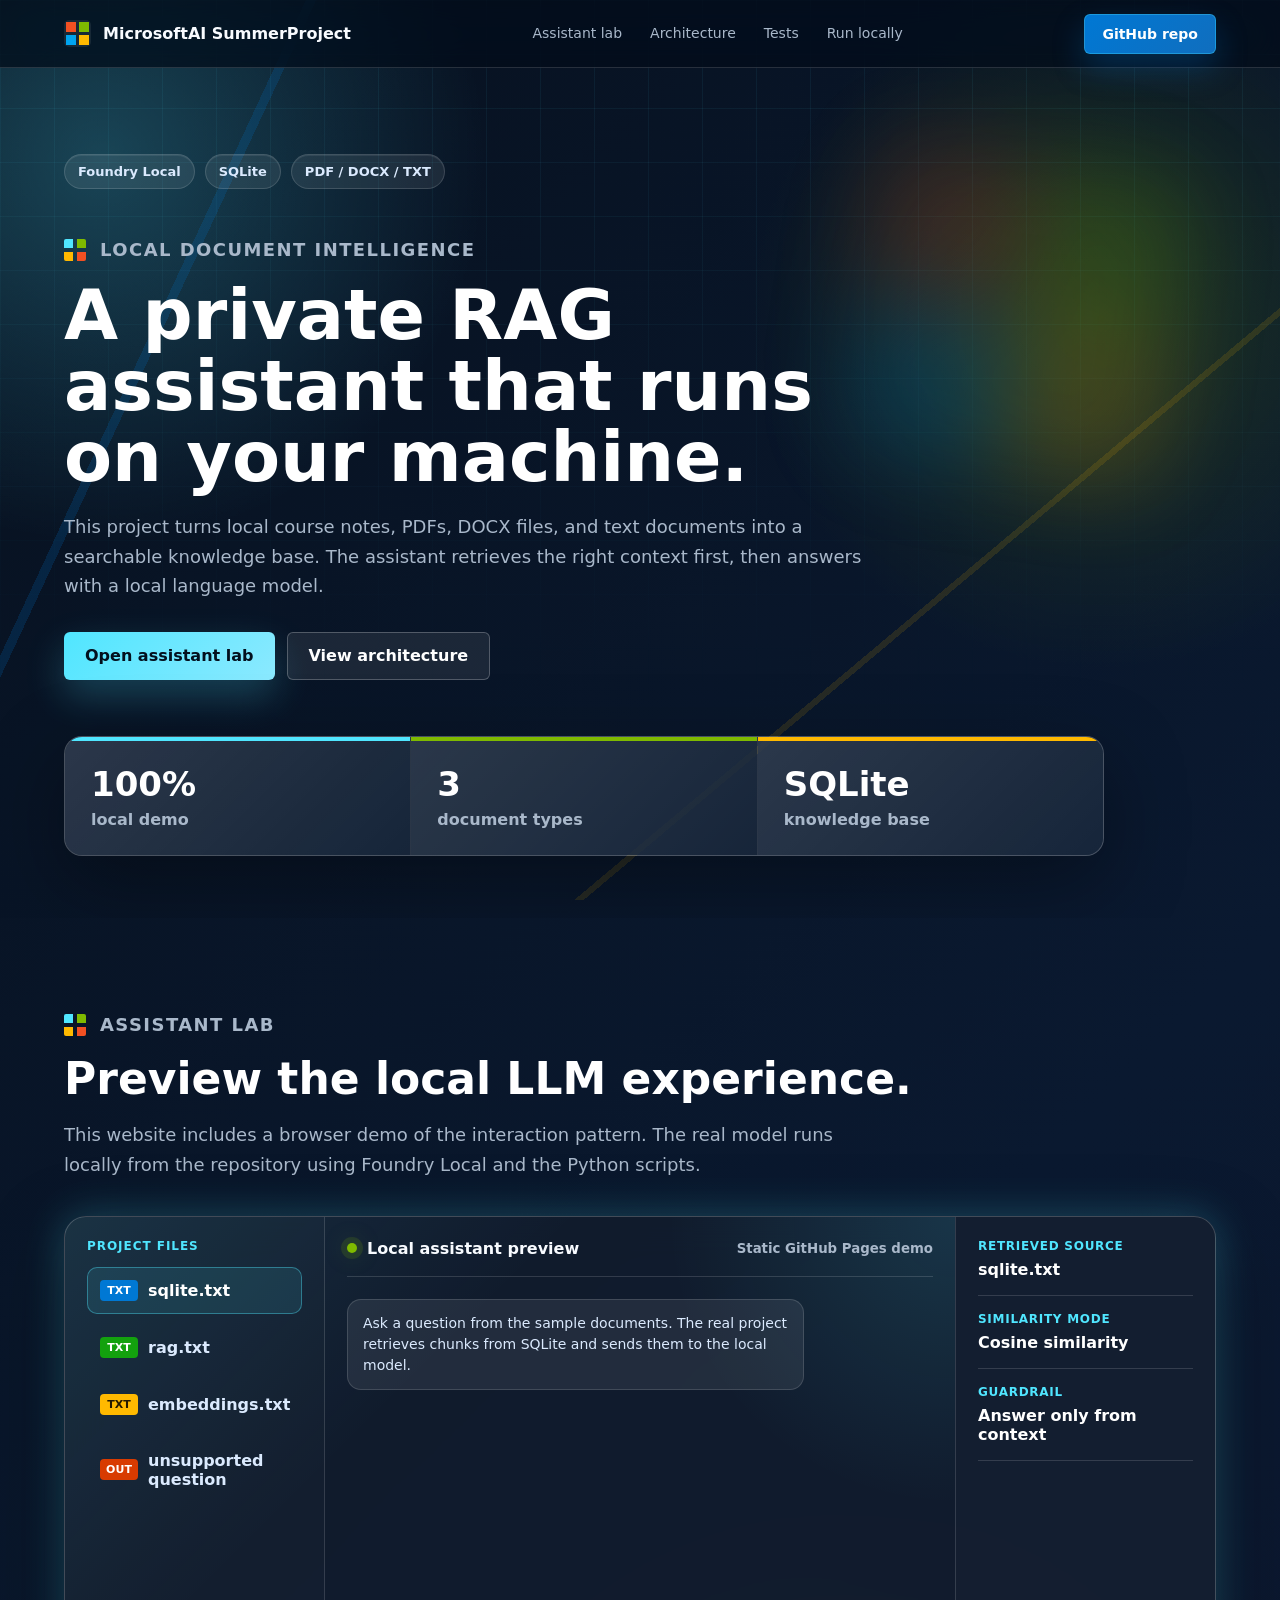
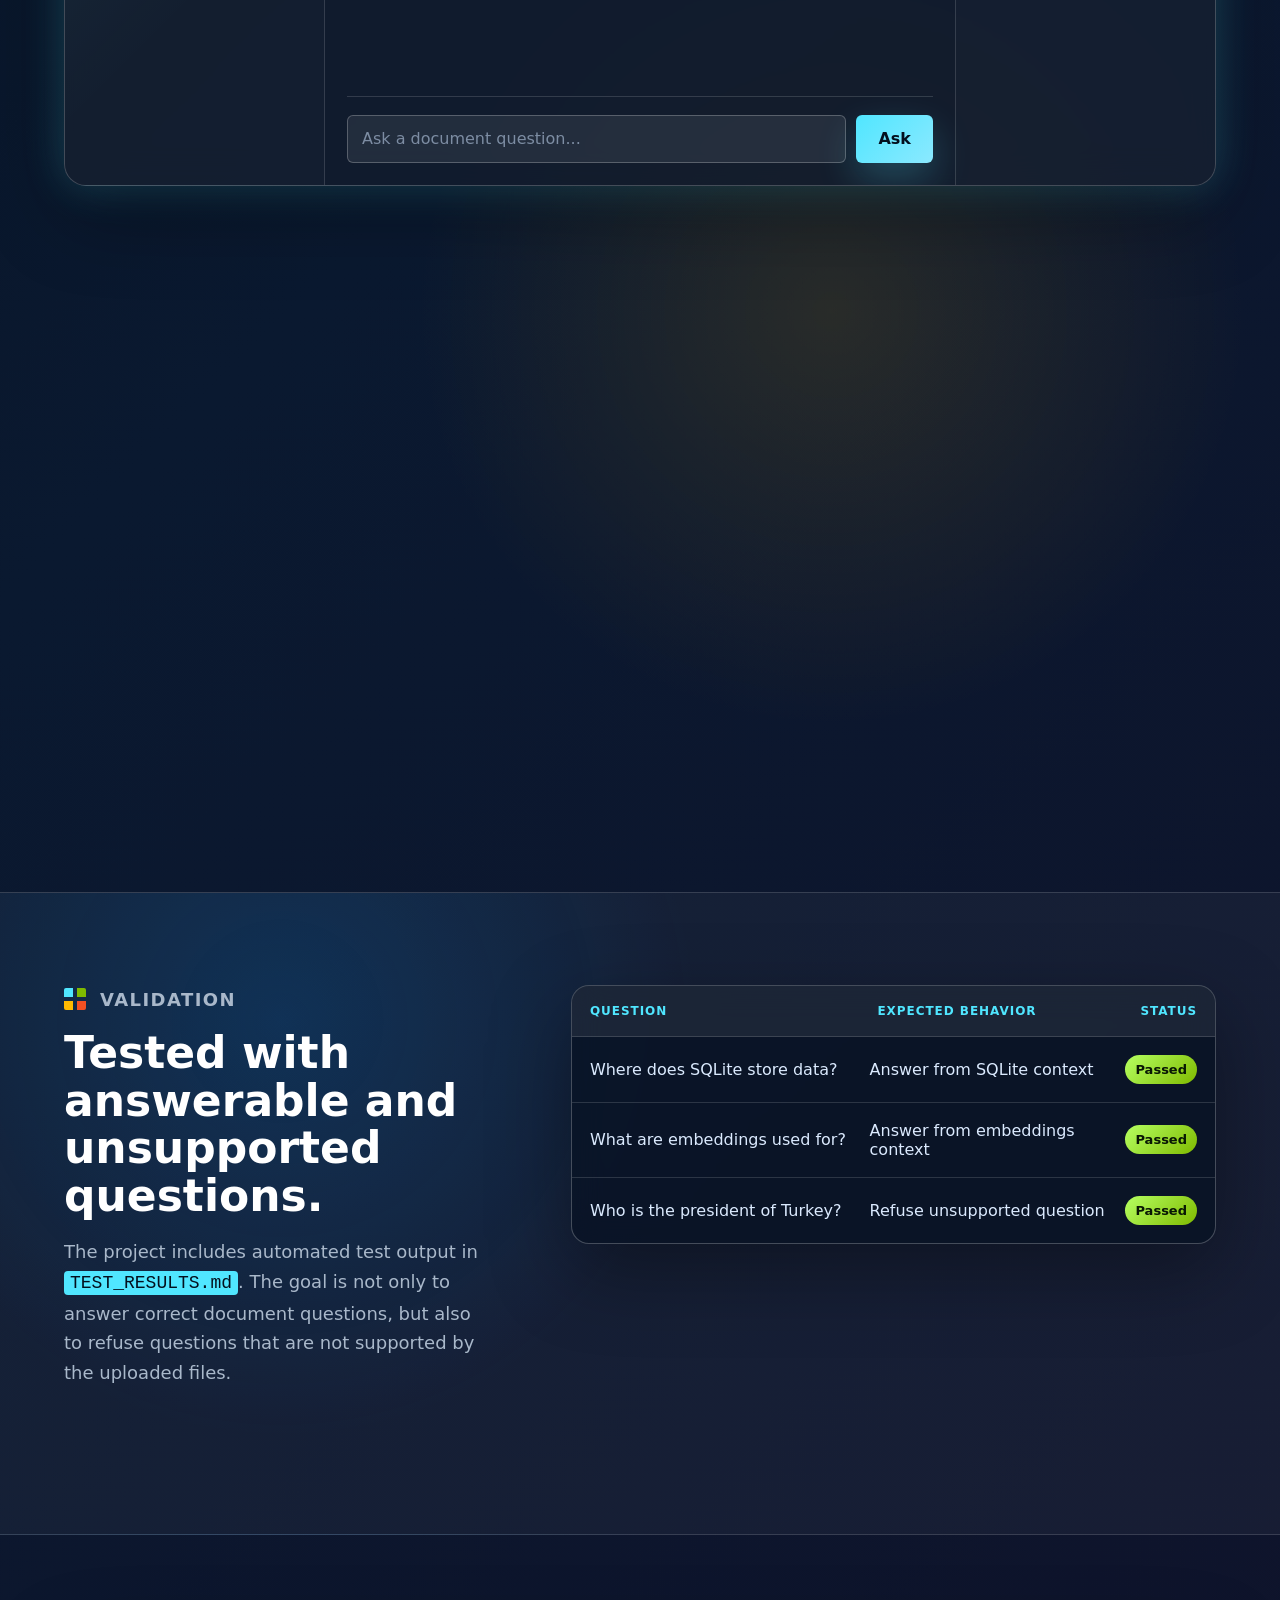
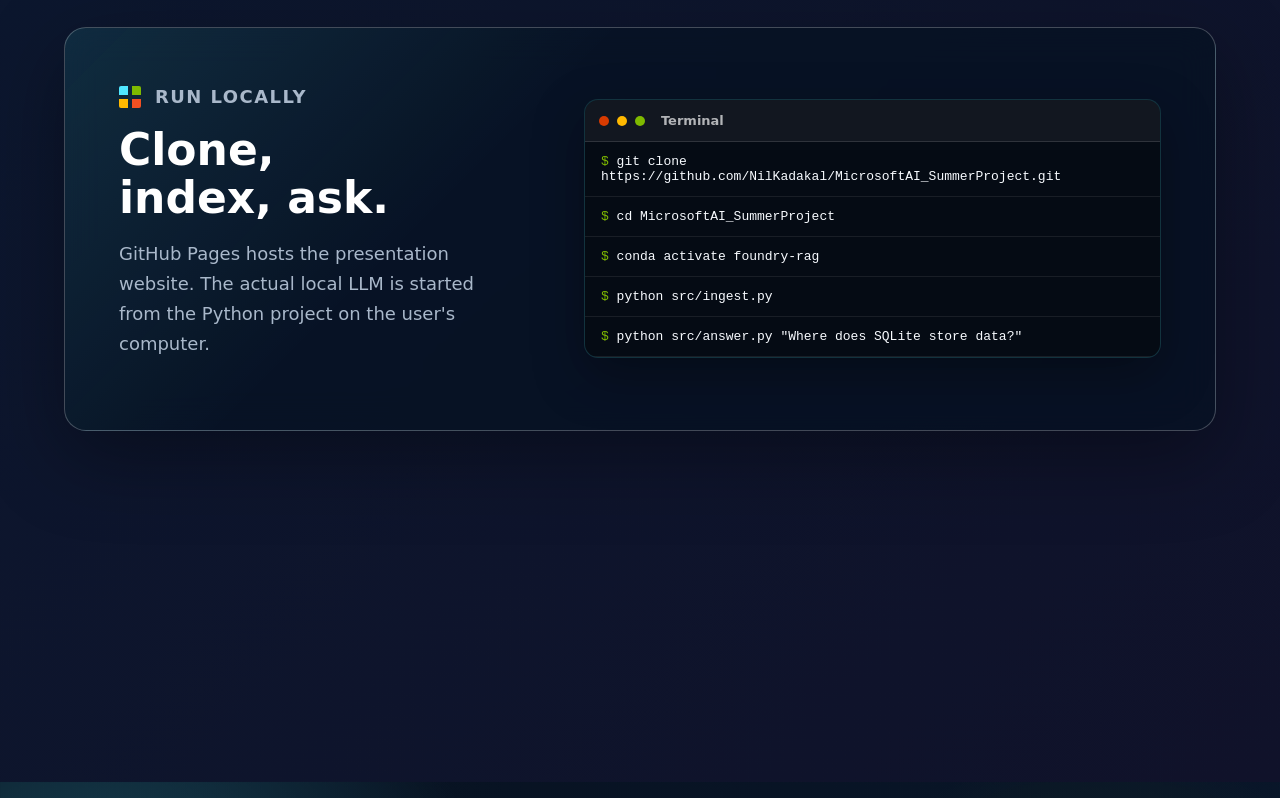
<file: docs/index.html>
<!DOCTYPE html>
<html lang="en">
<head>
    <meta charset="UTF-8">
    <meta name="viewport" content="width=device-width, initial-scale=1.0">
    <title>MicrosoftAI SummerProject</title>
    <meta name="description" content="A Microsoft-inspired project website for a local RAG assistant built with Foundry Local, Python, SQLite, PDF/DOCX support, and local LLM answering.">
    <link rel="stylesheet" href="styles.css">
</head>
<body>
    <header class="topbar">
        <a class="brand" href="#top" aria-label="MicrosoftAI SummerProject home">
            <span class="ms-mark" aria-hidden="true">
                <span></span><span></span><span></span><span></span>
            </span>
            <span>MicrosoftAI SummerProject</span>
        </a>

        <nav class="topnav" aria-label="Primary navigation">
            <a href="#assistant">Assistant lab</a>
            <a href="#architecture">Architecture</a>
            <a href="#tests">Tests</a>
            <a href="#run">Run locally</a>
        </nav>

        <a class="repo-link" href="https://github.com/NilKadakal/MicrosoftAI_SummerProject" target="_blank" rel="noreferrer">GitHub repo</a>
    </header>

    <main id="top">
        <section class="hero">
            <div class="hero-kicker reveal">
                <span>Foundry Local</span>
                <span>SQLite</span>
                <span>PDF / DOCX / TXT</span>
            </div>

            <div class="hero-main reveal">
                <p class="section-label">Local document intelligence</p>
                <h1>A private RAG assistant that runs on your machine.</h1>
                <p>
                    This project turns local course notes, PDFs, DOCX files, and text documents into a searchable knowledge base. The assistant retrieves the right context first, then answers with a local language model.
                </p>
                <div class="hero-actions">
                    <a class="primary-button" href="#assistant">Open assistant lab</a>
                    <a class="secondary-button" href="#architecture">View architecture</a>
                </div>
            </div>

            <div class="hero-metrics reveal" aria-label="Project highlights">
                <div>
                    <strong>100%</strong>
                    <span>local demo</span>
                </div>
                <div>
                    <strong>3</strong>
                    <span>document types</span>
                </div>
                <div>
                    <strong>SQLite</strong>
                    <span>knowledge base</span>
                </div>
            </div>
        </section>

        <section id="assistant" class="workspace-section">
            <div class="workspace-heading reveal">
                <p class="section-label">Assistant lab</p>
                <h2>Preview the local LLM experience.</h2>
                <p>
                    This website includes a browser demo of the interaction pattern. The real model runs locally from the repository using Foundry Local and the Python scripts.
                </p>
            </div>

            <div class="workbench reveal">
                <aside class="workbench-sidebar">
                    <div class="sidebar-title">Project files</div>
                    <button class="file-row active" data-fill="Where does SQLite store data?">
                        <span class="file-type blue">TXT</span>
                        sqlite.txt
                    </button>
                    <button class="file-row" data-fill="What does RAG stand for?">
                        <span class="file-type green">TXT</span>
                        rag.txt
                    </button>
                    <button class="file-row" data-fill="What are embeddings used for?">
                        <span class="file-type yellow">TXT</span>
                        embeddings.txt
                    </button>
                    <button class="file-row" data-fill="Who is the president of Turkey?">
                        <span class="file-type red">OUT</span>
                        unsupported question
                    </button>
                </aside>

                <section class="chat-lab" aria-label="Assistant preview">
                    <div class="lab-header">
                        <div>
                            <span class="live-dot"></span>
                            <strong>Local assistant preview</strong>
                        </div>
                        <small>Static GitHub Pages demo</small>
                    </div>

                    <div class="chat-window" id="chatWindow">
                        <div class="message assistant-message">
                            Ask a question from the sample documents. The real project retrieves chunks from SQLite and sends them to the local model.
                        </div>
                    </div>

                    <form class="ask-form" id="askForm">
                        <input id="questionInput" type="text" placeholder="Ask a document question..." autocomplete="off">
                        <button type="submit">Ask</button>
                    </form>
                </section>

                <aside class="context-panel">
                    <div class="context-block">
                        <span>Retrieved source</span>
                        <strong id="sourceName">sqlite.txt</strong>
                    </div>
                    <div class="context-block">
                        <span>Similarity mode</span>
                        <strong>Cosine similarity</strong>
                    </div>
                    <div class="context-block">
                        <span>Guardrail</span>
                        <strong>Answer only from context</strong>
                    </div>
                </aside>
            </div>
        </section>

        <section id="architecture" class="architecture-section">
            <div class="section-heading reveal">
                <p class="section-label">Architecture</p>
                <h2>The pipeline is intentionally transparent.</h2>
            </div>

            <div class="architecture-map reveal">
                <article>
                    <span>01</span>
                    <h3>Document intake</h3>
                    <p>TXT, PDF, and DOCX files are read from the local document folder.</p>
                </article>
                <article>
                    <span>02</span>
                    <h3>Chunking</h3>
                    <p>Extracted text is split into smaller passages that can be searched reliably.</p>
                </article>
                <article>
                    <span>03</span>
                    <h3>Embeddings</h3>
                    <p>Each chunk is converted into a vector using a local embedding model.</p>
                </article>
                <article>
                    <span>04</span>
                    <h3>SQLite index</h3>
                    <p>Chunks, metadata, and vectors are stored in a lightweight local database.</p>
                </article>
                <article>
                    <span>05</span>
                    <h3>Answer generation</h3>
                    <p>The local chat model answers using only the retrieved context.</p>
                </article>
            </div>
        </section>

        <section id="tests" class="tests-section">
            <div class="tests-copy reveal">
                <p class="section-label">Validation</p>
                <h2>Tested with answerable and unsupported questions.</h2>
                <p>
                    The project includes automated test output in <code>TEST_RESULTS.md</code>. The goal is not only to answer correct document questions, but also to refuse questions that are not supported by the uploaded files.
                </p>
            </div>

            <div class="test-table reveal" role="table" aria-label="RAG test results">
                <div class="table-row table-head" role="row">
                    <span>Question</span>
                    <span>Expected behavior</span>
                    <span>Status</span>
                </div>
                <div class="table-row" role="row">
                    <span>Where does SQLite store data?</span>
                    <span>Answer from SQLite context</span>
                    <strong class="pass">Passed</strong>
                </div>
                <div class="table-row" role="row">
                    <span>What are embeddings used for?</span>
                    <span>Answer from embeddings context</span>
                    <strong class="pass">Passed</strong>
                </div>
                <div class="table-row" role="row">
                    <span>Who is the president of Turkey?</span>
                    <span>Refuse unsupported question</span>
                    <strong class="pass">Passed</strong>
                </div>
            </div>
        </section>

        <section id="run" class="run-section">
            <div class="run-card reveal">
                <div>
                    <p class="section-label">Run locally</p>
                    <h2>Clone, index, ask.</h2>
                    <p>
                        GitHub Pages hosts the presentation website. The actual local LLM is started from the Python project on the user's computer.
                    </p>
                </div>
                <div class="terminal-card" aria-label="Local run commands">
                    <div class="terminal-top">
                        <span></span><span></span><span></span>
                        <strong>Terminal</strong>
                    </div>
                    <code>git clone https://github.com/NilKadakal/MicrosoftAI_SummerProject.git</code>
                    <code>cd MicrosoftAI_SummerProject</code>
                    <code>conda activate foundry-rag</code>
                    <code>python src/ingest.py</code>
                    <code>python src/answer.py "Where does SQLite store data?"</code>
                </div>
            </div>
        </section>

        <section class="github-strip reveal">
            <div>
                <p class="section-label">Repository</p>
                <h2>NilKadakal / MicrosoftAI_SummerProject</h2>
            </div>
            <a class="primary-button" href="https://github.com/NilKadakal/MicrosoftAI_SummerProject" target="_blank" rel="noreferrer">Open project on GitHub</a>
        </section>
    </main>

    <script src="script.js"></script>
</body>
</html>
</file>
<file: docs/styles.css>
:root {
    --blue: #0078d4;
    --blue-2: #50e6ff;
    --blue-dark: #005a9e;
    --green: #7fba00;
    --green-2: #13a10e;
    --yellow: #ffb900;
    --orange: #f25022;
    --red: #d83b01;
    --ink: #f8fbff;
    --ink-2: #dbeafe;
    --muted: #a9b8ca;
    --muted-2: #7d8da3;
    --line: rgba(255, 255, 255, 0.14);
    --line-strong: rgba(255, 255, 255, 0.24);
    --panel: rgba(9, 21, 42, 0.72);
    --panel-strong: rgba(12, 31, 60, 0.88);
    --surface: rgba(255, 255, 255, 0.08);
    --surface-strong: rgba(255, 255, 255, 0.13);
    --shadow: 0 26px 80px rgba(0, 0, 0, 0.34);
    --blue-glow: 0 0 42px rgba(80, 230, 255, 0.28);
}

* {
    box-sizing: border-box;
}

html {
    scroll-behavior: smooth;
}

body {
    margin: 0;
    color: var(--ink);
    background:
        radial-gradient(circle at 8% 4%, rgba(80, 230, 255, 0.24), transparent 24rem),
        radial-gradient(circle at 86% 8%, rgba(127, 186, 0, 0.18), transparent 22rem),
        radial-gradient(circle at 65% 48%, rgba(255, 185, 0, 0.12), transparent 26rem),
        linear-gradient(135deg, #07111f 0%, #0a1930 42%, #10122a 100%);
    font-family: "Segoe UI", system-ui, -apple-system, BlinkMacSystemFont, sans-serif;
    -webkit-font-smoothing: antialiased;
}

body::before {
    content: "";
    position: fixed;
    inset: 0;
    z-index: -2;
    background-image:
        linear-gradient(rgba(80, 230, 255, 0.07) 1px, transparent 1px),
        linear-gradient(90deg, rgba(80, 230, 255, 0.07) 1px, transparent 1px);
    background-size: 54px 54px;
    mask-image: linear-gradient(180deg, black, transparent 78%);
}

body::after {
    content: "";
    position: fixed;
    inset: 0;
    z-index: -1;
    pointer-events: none;
    background:
        linear-gradient(115deg, transparent 0 18%, rgba(0, 120, 212, 0.18) 18% 18.6%, transparent 18.6% 100%),
        linear-gradient(140deg, transparent 0 70%, rgba(255, 185, 0, 0.12) 70% 70.4%, transparent 70.4% 100%);
}

a {
    color: inherit;
    text-decoration: none;
}

button,
input {
    font: inherit;
}

.topbar {
    position: sticky;
    top: 0;
    z-index: 20;
    display: grid;
    grid-template-columns: auto 1fr auto;
    align-items: center;
    gap: 28px;
    min-height: 68px;
    padding: 0 clamp(20px, 5vw, 72px);
    border-bottom: 1px solid var(--line);
    background: rgba(4, 12, 24, 0.72);
    backdrop-filter: blur(22px) saturate(140%);
}

.brand,
.topnav,
.hero-kicker,
.hero-actions,
.lab-header,
.repo-link {
    display: flex;
    align-items: center;
}

.brand {
    gap: 12px;
    font-weight: 750;
}

.ms-mark {
    display: grid;
    grid-template-columns: repeat(2, 10px);
    gap: 3px;
    padding: 2px;
    border-radius: 5px;
    background: rgba(255, 255, 255, 0.08);
}

.ms-mark span {
    width: 10px;
    height: 10px;
}

.ms-mark span:nth-child(1) {
    background: #f25022;
}

.ms-mark span:nth-child(2) {
    background: #7fba00;
}

.ms-mark span:nth-child(3) {
    background: #00a4ef;
}

.ms-mark span:nth-child(4) {
    background: #ffb900;
}

.topnav {
    justify-content: center;
    gap: 28px;
    color: var(--muted);
    font-size: 14px;
}

.topnav a {
    padding: 23px 0;
    border-bottom: 2px solid transparent;
}

.topnav a:hover {
    color: #ffffff;
    border-color: var(--blue-2);
}

.repo-link {
    min-height: 40px;
    padding: 0 17px;
    border: 1px solid rgba(80, 230, 255, 0.32);
    border-radius: 6px;
    color: #ffffff;
    background: linear-gradient(135deg, var(--blue), #106ebe);
    font-size: 14px;
    font-weight: 750;
    box-shadow: 0 14px 32px rgba(0, 120, 212, 0.28);
}

.hero {
    position: relative;
    padding: 86px clamp(20px, 5vw, 72px) 62px;
    overflow: hidden;
}

.hero::before {
    content: "";
    position: absolute;
    right: clamp(20px, 8vw, 120px);
    top: 86px;
    width: 320px;
    height: 320px;
    border-radius: 46px;
    background:
        linear-gradient(90deg, rgba(242, 80, 34, 0.86) 0 50%, rgba(127, 186, 0, 0.86) 50% 100%),
        linear-gradient(90deg, rgba(0, 164, 239, 0.86) 0 50%, rgba(255, 185, 0, 0.86) 50% 100%);
    background-size: 100% 50%, 100% 50%;
    background-position: top, bottom;
    background-repeat: no-repeat;
    filter: blur(46px);
    opacity: 0.20;
    transform: rotate(8deg);
    pointer-events: none;
}

.hero-kicker {
    position: relative;
    gap: 10px;
    flex-wrap: wrap;
    margin-bottom: 46px;
}

.hero-kicker span {
    padding: 9px 13px;
    border: 1px solid var(--line);
    border-radius: 999px;
    color: var(--ink-2);
    background: rgba(255, 255, 255, 0.08);
    box-shadow: inset 0 1px 0 rgba(255, 255, 255, 0.08);
    font-size: 13px;
    font-weight: 750;
}

.hero-main {
    position: relative;
    max-width: 1040px;
}

.section-label {
    display: inline-flex;
    align-items: center;
    gap: 14px;
    margin: 0 0 15px;
    color: var(--blue-2);
    font-size: 12px;
    font-weight: 850;
    letter-spacing: 0.08em;
    text-transform: uppercase;
}

.section-label::before {
    content: "";
    flex: 0 0 22px;
    width: 22px;
    height: 22px;
    border-radius: 2px;
    background:
        linear-gradient(var(--blue-2), var(--blue-2)) 0 0 / 9px 9px no-repeat,
        linear-gradient(var(--green), var(--green)) 13px 0 / 9px 9px no-repeat,
        linear-gradient(var(--yellow), var(--yellow)) 0 13px / 9px 9px no-repeat,
        linear-gradient(var(--orange), var(--orange)) 13px 13px / 9px 9px no-repeat;
}

h1,
h2,
h3,
p {
    letter-spacing: 0;
}

h1 {
    max-width: 1060px;
    margin: 0;
    color: #ffffff;
    font-size: 70px;
    line-height: 1.02;
    font-weight: 780;
    text-wrap: balance;
}

h2 {
    margin: 0;
    color: #ffffff;
    font-size: 44px;
    line-height: 1.08;
    font-weight: 740;
    text-wrap: balance;
}

h3 {
    color: #ffffff;
}

.hero-main p,
.workspace-heading p,
.tests-copy p,
.run-card p {
    max-width: 820px;
    color: var(--muted);
    font-size: 18px;
    line-height: 1.65;
}

.hero-actions {
    gap: 12px;
    flex-wrap: wrap;
    margin-top: 31px;
}

.primary-button,
.secondary-button,
.ask-form button,
.file-row {
    border: 0;
    cursor: pointer;
    transition: transform 0.18s ease, box-shadow 0.18s ease, background 0.18s ease, border-color 0.18s ease;
}

.primary-button,
.secondary-button {
    display: inline-flex;
    align-items: center;
    justify-content: center;
    min-height: 48px;
    padding: 0 21px;
    border-radius: 6px;
    font-weight: 780;
}

.primary-button,
.ask-form button {
    color: #03101e;
    background: linear-gradient(135deg, var(--blue-2), #8be9ff);
    box-shadow: 0 16px 38px rgba(80, 230, 255, 0.23);
}

.primary-button:hover,
.ask-form button:hover,
.repo-link:hover {
    transform: translateY(-2px);
    box-shadow: 0 20px 42px rgba(80, 230, 255, 0.30);
}

.secondary-button {
    border: 1px solid var(--line-strong);
    color: #ffffff;
    background: rgba(255, 255, 255, 0.08);
}

.secondary-button:hover {
    border-color: rgba(80, 230, 255, 0.56);
    background: rgba(80, 230, 255, 0.12);
    transform: translateY(-2px);
}

.hero-metrics {
    position: relative;
    max-width: 1040px;
    display: grid;
    grid-template-columns: repeat(3, 1fr);
    gap: 1px;
    margin-top: 56px;
    border: 1px solid var(--line);
    border-radius: 18px;
    overflow: hidden;
    background: var(--line);
    box-shadow: var(--shadow);
}

.hero-metrics div {
    padding: 26px;
    background:
        linear-gradient(135deg, rgba(255, 255, 255, 0.12), rgba(255, 255, 255, 0.04)),
        rgba(8, 24, 46, 0.82);
}

.hero-metrics div:nth-child(1) {
    border-top: 4px solid var(--blue-2);
}

.hero-metrics div:nth-child(2) {
    border-top: 4px solid var(--green);
}

.hero-metrics div:nth-child(3) {
    border-top: 4px solid var(--yellow);
}

.hero-metrics strong {
    display: block;
    color: #ffffff;
    font-size: 34px;
    line-height: 1;
}

.hero-metrics span {
    display: block;
    margin-top: 9px;
    color: var(--muted);
    font-weight: 750;
}

.workspace-section,
.architecture-section,
.tests-section,
.run-section,
.github-strip {
    padding: 92px clamp(20px, 5vw, 72px);
}

.workspace-heading,
.section-heading,
.tests-copy {
    max-width: 860px;
    margin-bottom: 36px;
}

.workbench {
    display: grid;
    grid-template-columns: 260px minmax(0, 1fr) 260px;
    gap: 0;
    min-height: 570px;
    border: 1px solid var(--line-strong);
    border-radius: 22px;
    background:
        linear-gradient(135deg, rgba(80, 230, 255, 0.10), transparent 30%),
        rgba(7, 18, 35, 0.82);
    box-shadow: var(--shadow), var(--blue-glow);
    overflow: hidden;
    backdrop-filter: blur(18px);
}

.workbench-sidebar,
.context-panel {
    padding: 22px;
    background: rgba(255, 255, 255, 0.05);
}

.workbench-sidebar {
    border-right: 1px solid var(--line);
}

.context-panel {
    border-left: 1px solid var(--line);
}

.sidebar-title {
    margin-bottom: 14px;
    color: var(--blue-2);
    font-size: 12px;
    font-weight: 900;
    letter-spacing: 0.08em;
    text-transform: uppercase;
}

.file-row {
    width: 100%;
    display: flex;
    align-items: center;
    gap: 10px;
    margin-bottom: 10px;
    padding: 12px;
    border: 1px solid transparent;
    border-radius: 10px;
    color: var(--ink-2);
    background: transparent;
    text-align: left;
    font-weight: 750;
}

.file-row:hover,
.file-row.active {
    border-color: rgba(80, 230, 255, 0.38);
    color: #ffffff;
    background: rgba(80, 230, 255, 0.10);
}

.file-type {
    min-width: 38px;
    padding: 4px 0;
    border-radius: 4px;
    color: #ffffff;
    text-align: center;
    font-size: 11px;
    font-weight: 900;
}

.file-type.blue {
    background: var(--blue);
}

.file-type.green {
    background: var(--green-2);
}

.file-type.yellow {
    color: #241900;
    background: var(--yellow);
}

.file-type.red {
    background: var(--red);
}

.chat-lab {
    display: grid;
    grid-template-rows: auto 1fr auto;
    padding: 22px;
    background:
        radial-gradient(circle at 100% 0, rgba(80, 230, 255, 0.13), transparent 18rem),
        rgba(255, 255, 255, 0.04);
}

.lab-header {
    justify-content: space-between;
    gap: 16px;
    padding-bottom: 18px;
    border-bottom: 1px solid var(--line);
}

.lab-header div {
    display: flex;
    align-items: center;
    gap: 10px;
}

.lab-header small {
    color: var(--muted);
    font-weight: 750;
}

.live-dot {
    width: 10px;
    height: 10px;
    border-radius: 50%;
    background: var(--green);
    box-shadow: 0 0 0 6px rgba(127, 186, 0, 0.14), 0 0 24px rgba(127, 186, 0, 0.42);
}

.chat-window {
    align-content: start;
    display: grid;
    gap: 12px;
    padding: 22px 0;
    overflow-y: auto;
}

.message {
    max-width: 78%;
    padding: 13px 15px;
    border-radius: 14px;
    line-height: 1.5;
    font-size: 14px;
}

.assistant-message {
    justify-self: start;
    border: 1px solid var(--line);
    color: var(--ink-2);
    background: rgba(255, 255, 255, 0.08);
}

.user-message {
    justify-self: end;
    color: #03101e;
    background: linear-gradient(135deg, var(--blue-2), #d7f8ff);
}

.ask-form {
    display: grid;
    grid-template-columns: 1fr auto;
    gap: 10px;
    padding-top: 18px;
    border-top: 1px solid var(--line);
}

.ask-form input {
    min-height: 48px;
    padding: 0 14px;
    border: 1px solid var(--line-strong);
    border-radius: 6px;
    color: #ffffff;
    background: rgba(255, 255, 255, 0.08);
    outline: none;
}

.ask-form input::placeholder {
    color: var(--muted-2);
}

.ask-form input:focus {
    border-color: var(--blue-2);
    box-shadow: 0 0 0 3px rgba(80, 230, 255, 0.14);
}

.ask-form button {
    min-height: 48px;
    padding: 0 22px;
    border-radius: 6px;
    font-weight: 850;
}

.context-block {
    padding: 16px 0;
    border-bottom: 1px solid var(--line);
}

.context-block:first-child {
    padding-top: 0;
}

.context-block span {
    display: block;
    color: var(--blue-2);
    font-size: 12px;
    font-weight: 900;
    letter-spacing: 0.06em;
    text-transform: uppercase;
}

.context-block strong {
    display: block;
    margin-top: 7px;
    color: #ffffff;
}

.architecture-map {
    display: grid;
    grid-template-columns: repeat(5, 1fr);
    border: 1px solid var(--line-strong);
    border-radius: 22px;
    background: rgba(7, 18, 35, 0.72);
    overflow: hidden;
    box-shadow: var(--shadow);
    backdrop-filter: blur(18px);
}

.architecture-map article {
    min-height: 260px;
    padding: 24px;
    border-right: 1px solid var(--line);
    background: linear-gradient(180deg, rgba(255, 255, 255, 0.08), transparent);
}

.architecture-map article:last-child {
    border-right: 0;
}

.architecture-map span {
    display: inline-flex;
    align-items: center;
    justify-content: center;
    width: 40px;
    height: 40px;
    border-radius: 12px;
    color: #03101e;
    background: var(--blue-2);
    font-weight: 900;
}

.architecture-map article:nth-child(2) span {
    color: #ffffff;
    background: var(--green-2);
}

.architecture-map article:nth-child(3) span {
    background: var(--yellow);
}

.architecture-map article:nth-child(4) span {
    color: #ffffff;
    background: var(--orange);
}

.architecture-map article:nth-child(5) span {
    color: #ffffff;
    background: var(--blue);
}

.architecture-map h3 {
    margin: 26px 0 10px;
    font-size: 22px;
}

.architecture-map p {
    margin: 0;
    color: var(--muted);
    line-height: 1.62;
}

.tests-section {
    display: grid;
    grid-template-columns: 0.8fr 1.2fr;
    gap: clamp(32px, 6vw, 80px);
    align-items: start;
    background:
        radial-gradient(circle at 22% 20%, rgba(0, 120, 212, 0.20), transparent 26rem),
        rgba(255, 255, 255, 0.04);
    border-top: 1px solid var(--line);
    border-bottom: 1px solid var(--line);
}

.tests-copy code {
    padding: 2px 6px;
    border-radius: 4px;
    color: #03101e;
    background: var(--blue-2);
}

.test-table {
    border: 1px solid var(--line-strong);
    border-radius: 18px;
    overflow: hidden;
    background: rgba(7, 18, 35, 0.76);
    box-shadow: var(--shadow);
    backdrop-filter: blur(16px);
}

.table-row {
    display: grid;
    grid-template-columns: 1.1fr 1fr auto;
    gap: 18px;
    align-items: center;
    padding: 18px;
    border-bottom: 1px solid var(--line);
    color: var(--ink-2);
}

.table-row:last-child {
    border-bottom: 0;
}

.table-head {
    color: var(--blue-2);
    background: rgba(255, 255, 255, 0.07);
    font-size: 12px;
    font-weight: 900;
    letter-spacing: 0.08em;
    text-transform: uppercase;
}

.pass {
    padding: 7px 10px;
    border-radius: 999px;
    color: #081604;
    background: linear-gradient(135deg, #b5ff61, var(--green));
    font-size: 13px;
}

.run-card {
    display: grid;
    grid-template-columns: 0.82fr 1.18fr;
    gap: clamp(28px, 5vw, 72px);
    align-items: center;
    padding: clamp(28px, 5vw, 54px);
    border: 1px solid var(--line-strong);
    border-radius: 22px;
    background:
        linear-gradient(135deg, rgba(80, 230, 255, 0.12), transparent 36%),
        rgba(7, 18, 35, 0.80);
    box-shadow: var(--shadow);
    backdrop-filter: blur(18px);
}

.terminal-card {
    overflow: hidden;
    border: 1px solid rgba(80, 230, 255, 0.18);
    border-radius: 14px;
    color: #f8fbff;
    background: #050b14;
    box-shadow: 0 18px 50px rgba(0, 0, 0, 0.34);
}

.terminal-top {
    display: flex;
    align-items: center;
    gap: 8px;
    height: 42px;
    padding: 0 14px;
    border-bottom: 1px solid rgba(255, 255, 255, 0.12);
    background: rgba(255, 255, 255, 0.05);
}

.terminal-top span {
    width: 10px;
    height: 10px;
    border-radius: 50%;
}

.terminal-top span:nth-child(1) {
    background: var(--red);
}

.terminal-top span:nth-child(2) {
    background: var(--yellow);
}

.terminal-top span:nth-child(3) {
    background: var(--green);
}

.terminal-top strong {
    margin-left: 8px;
    color: rgba(255, 255, 255, 0.68);
    font-size: 13px;
}

.terminal-card code {
    display: block;
    padding: 12px 16px;
    border-bottom: 1px solid rgba(255, 255, 255, 0.08);
    font-family: "SFMono-Regular", Consolas, "Liberation Mono", monospace;
    font-size: 13px;
    overflow-x: auto;
}

.terminal-card code::before {
    content: "$ ";
    color: var(--green);
}

.github-strip {
    display: flex;
    align-items: center;
    justify-content: space-between;
    gap: 24px;
    background:
        linear-gradient(90deg, rgba(0, 120, 212, 0.32), rgba(127, 186, 0, 0.16)),
        rgba(7, 18, 35, 0.82);
    border-top: 1px solid var(--line);
}

.github-strip h2 {
    font-size: 34px;
}

.reveal {
    opacity: 0;
    transform: translateY(18px);
    transition: opacity 0.65s ease, transform 0.65s ease;
}

.reveal.visible {
    opacity: 1;
    transform: translateY(0);
}

@media (max-width: 1120px) {
    h1 {
        font-size: 56px;
    }

    .workbench,
    .run-card,
    .tests-section {
        grid-template-columns: 1fr;
    }

    .workbench-sidebar,
    .context-panel {
        border: 0;
        border-bottom: 1px solid var(--line);
    }

    .architecture-map {
        grid-template-columns: 1fr;
    }

    .architecture-map article {
        min-height: 0;
        border-right: 0;
        border-bottom: 1px solid var(--line);
    }
}

@media (max-width: 760px) {
    .topbar {
        grid-template-columns: 1fr;
        gap: 10px;
        padding-top: 12px;
        padding-bottom: 12px;
    }

    .topnav,
    .repo-link {
        display: none;
    }

    .hero,
    .workspace-section,
    .architecture-section,
    .tests-section,
    .run-section,
    .github-strip {
        padding-left: 20px;
        padding-right: 20px;
    }

    h1 {
        font-size: 40px;
    }

    h2 {
        font-size: 32px;
    }

    .hero-metrics,
    .table-row,
    .ask-form,
    .github-strip {
        grid-template-columns: 1fr;
    }

    .github-strip {
        align-items: start;
    }

    .message {
        max-width: 100%;
    }
}

@media (prefers-reduced-motion: reduce) {
    *,
    *::before,
    *::after {
        scroll-behavior: auto !important;
        animation-duration: 0.001ms !important;
        animation-iteration-count: 1 !important;
        transition-duration: 0.001ms !important;
    }
}
</file>
